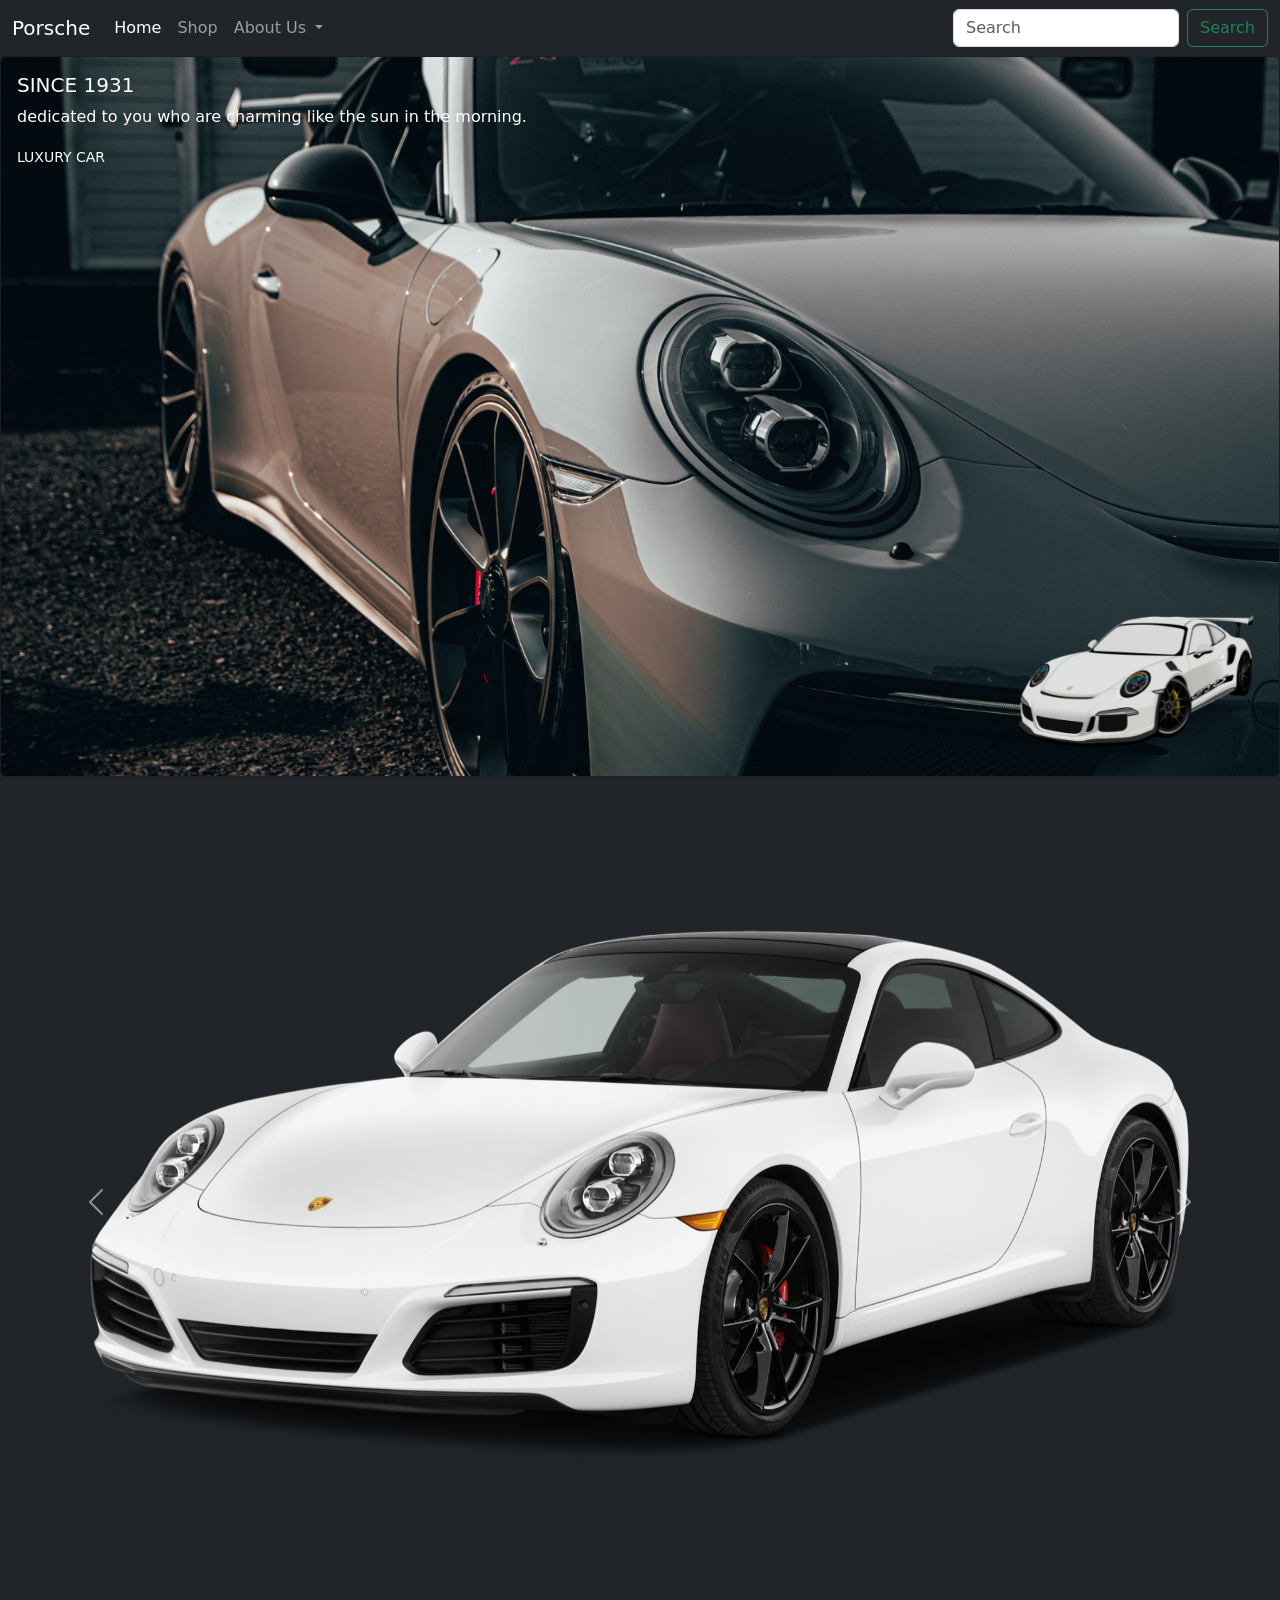
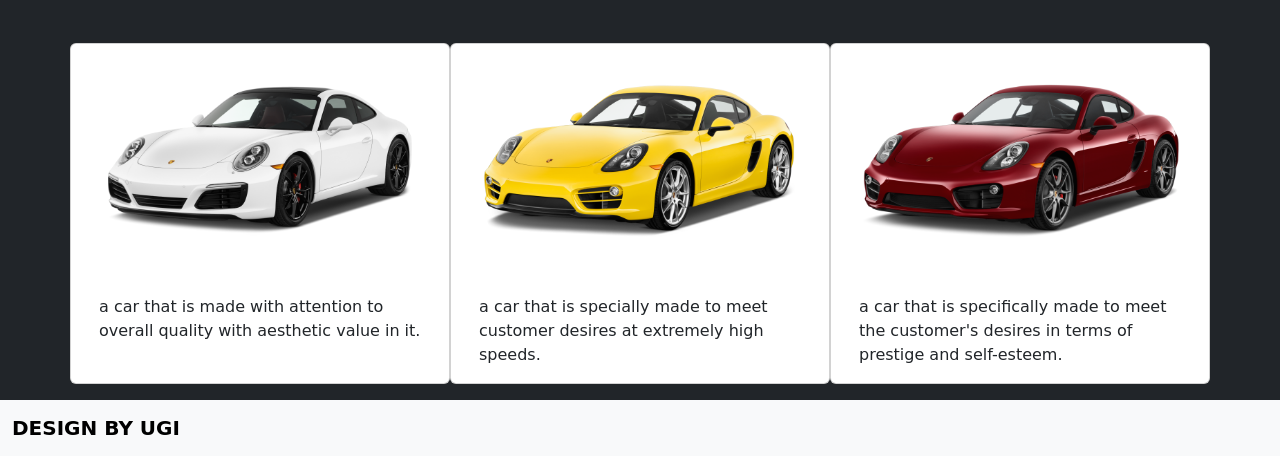
<file: project 2 bootsrap/bootsrap.html>
<!DOCTYPE html>
<html lang="en">

<head>
    <meta charset="UTF-8">
    <meta name="viewport" content="width=device-width, initial-scale=1.0">
    <title>Luxury Porsche</title>
    <!-- css style bootsrap end -->
    <link href="https://cdn.jsdelivr.net/npm/bootstrap@5.3.3/dist/css/bootstrap.min.css" rel="stylesheet"
        integrity="sha384-QWTKZyjpPEjISv5WaRU9OFeRpok6YctnYmDr5pNlyT2bRjXh0JMhjY6hW+ALEwIH" crossorigin="anonymous">
    <!-- css style bootsrap end -->
</head>

<body class="bg-dark">
    <div>
        <!-- ini navbar -->
        <nav class="navbar navbar-expand-lg bg-dark-bg navbar-dark">
            <div class="container-fluid" class="text-bg-dark">
                <a class="navbar-brand" href="#">Porsche</a>
                <button class="navbar-toggler" type="button" data-bs-toggle="collapse"
                    data-bs-target="#navbarSupportedContent" aria-controls="navbarSupportedContent"
                    aria-expanded="false" aria-label="Toggle navigation">
                    <span class="navbar-toggler-icon"></span>
                </button>
                <div class="collapse navbar-collapse" id="navbarSupportedContent">
                    <ul class="navbar-nav me-auto mb-2 mb-lg-0">
                        <li class="nav-item">
                            <a class="nav-link active" aria-current="page" href="#">Home</a>
                        </li>
                        <li class="nav-item">
                            <a class="nav-link" href="https://www.porsche.com/pap/_indonesia_/">Shop</a>
                        </li>
                        <li class="nav-item dropdown">
                            <a class="nav-link dropdown-toggle" href="#" role="button" data-bs-toggle="dropdown"
                                aria-expanded="false">
                                About Us
                            </a>
                            <ul class="dropdown-menu" data-bs-theme="dark">
                                <li><a class="dropdown-item" href="link4.html">History</a></li>
                                <li><a class="dropdown-item"
                                        href="https://www.porsche.com/pap/_indonesia_/motorsportandevents/experience/">Quality</a>
                                </li>
                                <li>
                                    <hr class="dropdown-divider">
                                </li>
                                <li><a class="dropdown-item"
                                        href="https://www.porsche.com/pap/_indonesia_/accessoriesandservice/classic/">service</a>
                                </li>
                            </ul>
                        </li>
                    </ul>
                    <form class="d-flex" role="search">
                        <input class="form-control me-2" type="search" placeholder="Search" aria-label="Search">
                        <button class="btn btn-outline-success" type="submit">Search</button>
                    </form>
                </div>
            </div>
        </nav>
        <!--ini navbar  -->

        <!-- ini quote -->
        <div>
            <div class="card text-bg-dark">
                <img src="logo.png" class="card-img" alt="...">
                <div class="card-img-overlay">
                    <h5 class="card-title">SINCE 1931</h5>
                    <p class="card-text">dedicated to you who are charming like the sun in the morning.</p>
                    <p class="card-text"><small>LUXURY CAR</small></p>
                </div>
            </div>
        </div>
        <!-- ini quote end -->

        <!-- ini produk -->
        <div>
            <div id="carouselExample" class="carousel slide">
                <div class="carousel-inner">
                    <div class="carousel-item active">
                        <a href="link.html">
                            <img src="mobil7.png" class="d-block w-100" alt="...">
                        </a>
                    </div>
                    <div class="carousel-item">
                        <a href="link2.html">
                            <img src="mobil2.png" class="d-block w-100" alt="...">
                        </a>
                    </div>
                    <div class="carousel-item">
                        <a href="link3.html">
                            <img src="mobil3.png" class="d-block w-100" alt="...">
                        </a>
                    </div>
                </div>
                <button class="carousel-control-prev" type="button" data-bs-target="#carouselExample"
                    data-bs-slide="prev">
                    <span class="carousel-control-prev-icon" aria-hidden="true"></span>
                    <span class="visually-hidden">Previous</span>
                </button>
                <button class="carousel-control-next" type="button" data-bs-target="#carouselExample"
                    data-bs-slide="next">
                    <span class="carousel-control-next-icon" aria-hidden="true"></span>
                    <span class="visually-hidden">Next</span>
                </button>
            </div>
        </div>
        <!-- ini produk end-->

        <!-- deskripsi -->
        <div class="container mt-3 mb-3">
            <div class="row">
                <div class="card col-sm-4">
                    <a href="link.html">
                        <img src="mobil7.png" class="card-img-top" alt="...">
                    </a>
                    <div class="card-body">
                        <p class="card-text">a car that is made with attention to overall quality with aesthetic value
                            in it.</p>
                    </div>
                </div>
                <div class="card col-sm-4">
                    <a href="link2.html">
                        <img src="mobil2.png" class="card-img-top" alt="...">
                    </a>
                    <div class="card-body">
                        <p class="card-text">a car that is specially made to meet customer desires at extremely high
                            speeds.</p>
                    </div>
                </div>
                <div class="card col-sm-4">
                    <a href="link3.html">
                        <img src="mobil3.png" class="card-img-top" alt="...">
                    </a>
                    <div class="card-body">
                        <p class="card-text">a car that is specifically made to meet the customer's desires in terms of
                            prestige and self-esteem.</p>
                    </div>
                </div>
            </div>
        </div>
        <!-- deskripsi end -->

        <!-- navbar akhir -->
        <nav class="navbar bg-light">
            <div class="container-fluid">
                <strong class="navbar-brand">DESIGN BY UGI</strong>
            </div>
        </nav>
        <!-- navbar akhir end -->
    </div>



    <!-- js style bootsrap -->
    <script src="https://cdn.jsdelivr.net/npm/bootstrap@5.3.3/dist/js/bootstrap.bundle.min.js"
        integrity="sha384-YvpcrYf0tY3lHB60NNkmXc5s9fDVZLESaAA55NDzOxhy9GkcIdslK1eN7N6jIeHz"
        crossorigin="anonymous"></script>
    <!-- js style bootsrap end -->
</body>

</html>
</file>
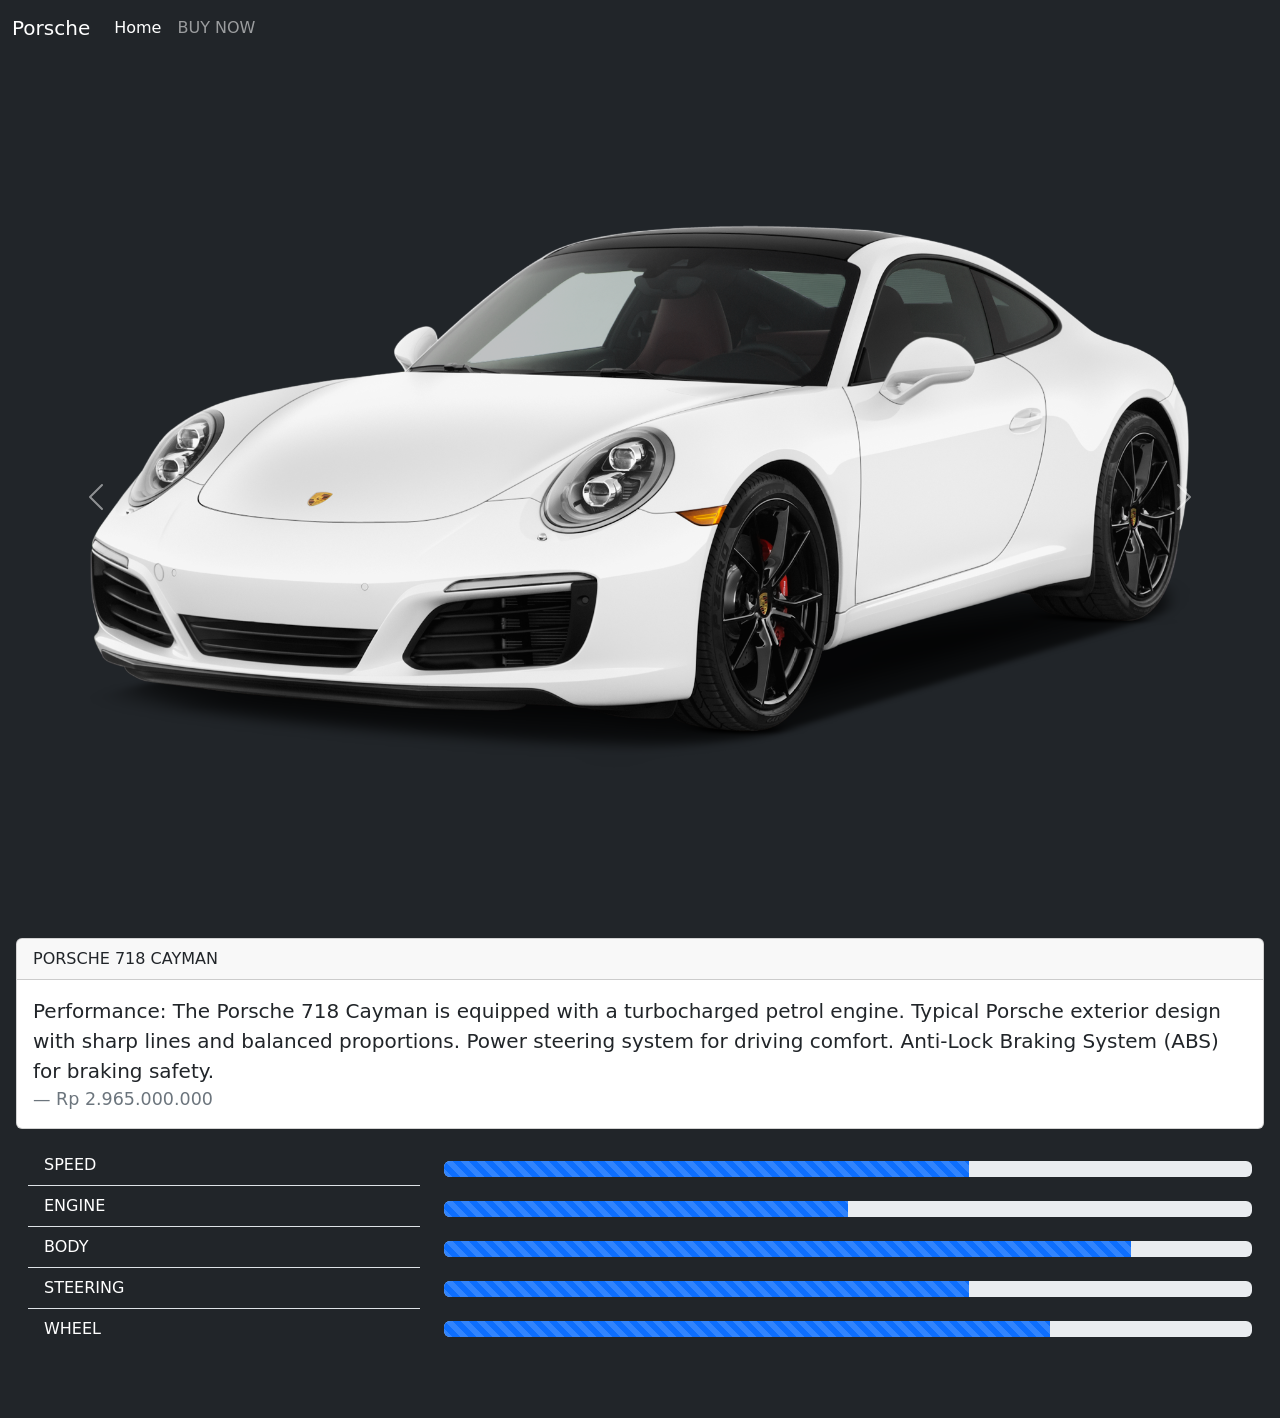
<file: project 2 bootsrap/link.html>
<!DOCTYPE html>
<html lang="en">

<head>
    <meta charset="UTF-8">
    <meta name="viewport" content="width=device-width, initial-scale=1.0">
    <title>cayman</title>
    <!-- css style bootsrap end -->
    <link href="https://cdn.jsdelivr.net/npm/bootstrap@5.3.3/dist/css/bootstrap.min.css" rel="stylesheet"
        integrity="sha384-QWTKZyjpPEjISv5WaRU9OFeRpok6YctnYmDr5pNlyT2bRjXh0JMhjY6hW+ALEwIH" crossorigin="anonymous">
    <!-- css style bootsrap end -->
</head>

<body class="bg-dark">
    <div>
        <!-- ini navbar -->
        <nav class="navbar navbar-expand-lg bg-dark-bg navbar-dark">
            <div class="container-fluid" class="text-bg-dark">
                <a class="navbar-brand" href="#">Porsche</a>
                <button class="navbar-toggler" type="button" data-bs-toggle="collapse"
                    data-bs-target="#navbarSupportedContent" aria-controls="navbarSupportedContent"
                    aria-expanded="false" aria-label="Toggle navigation">
                    <span class="navbar-toggler-icon"></span>
                </button>
                <div class="collapse navbar-collapse" id="navbarSupportedContent">
                    <ul class="navbar-nav me-auto mb-2 mb-lg-0">
                        <li class="nav-item">
                            <a class="nav-link active" aria-current="page" href="bootsrap.html">Home</a>
                        </li>
                        <li class="nav-item">
                            <a class="nav-link"
                                href="https://finder.porsche.com/id/en-ID/details/porsche-718-cayman-new-9NLPK2?model=718">BUY
                                NOW</a>
                        </li>
                    </ul>
                </div>
            </div>
        </nav>
        <!--ini navbar  -->

        <!-- ini produk -->
        <div>
            <div id="carouselExample" class="carousel slide">
                <div class="carousel-inner mt-3 mb-3">
                    <div class="carousel-item active">
                        <img src="mobil7.png" class="d-block w-100" alt="...">
                    </div>
                    <div class="carousel-item">
                        <img src="6.png" class="d-block w-100" alt="...">
                    </div>
                    <div class="carousel-item">
                        <img src="7.png" class="d-block w-100" alt="...">
                    </div>
                </div>
                <button class="carousel-control-prev" type="button" data-bs-target="#carouselExample"
                    data-bs-slide="prev">
                    <span class="carousel-control-prev-icon" aria-hidden="true"></span>
                    <span class="visually-hidden">Previous</span>
                </button>
                <button class="carousel-control-next" type="button" data-bs-target="#carouselExample"
                    data-bs-slide="next">
                    <span class="carousel-control-next-icon" aria-hidden="true"></span>
                    <span class="visually-hidden">Next</span>
                </button>
            </div>
        </div>
        <!-- ini produk end-->

        <!-- deskripsi -->
        <div class="card  m-3">
            <div class="card-header">
                PORSCHE 718 CAYMAN
            </div>
            <div class="card-body">
                <blockquote class="blockquote mb-0">
                    <p>Performance: The Porsche 718 Cayman is equipped with a turbocharged petrol engine. Typical
                        Porsche exterior design with sharp lines and balanced proportions. Power steering system for
                        driving comfort. Anti-Lock Braking System (ABS) for braking safety.</p>
                    <footer class="blockquote-footer">Rp 2.965.000.000<cite title="Source Title"></cite>
                    </footer>
                </blockquote>
            </div>
        </div>
        <!-- deskripsi end -->

        <!-- data -->
        <div class="row m-3">
            <div class="col-4 bg-dark">
                <ul class="list-group list-group-flush">
                    <li class="list-group-item bg-dark text-bg-dark">SPEED</li>
                    <li class="list-group-item bg-dark text-bg-dark">ENGINE</li>
                    <li class="list-group-item bg-dark text-bg-dark">BODY</li>
                    <li class="list-group-item bg-dark text-bg-dark">STEERING</li>
                    <li class="list-group-item bg-dark text-bg-dark">WHEEL</li>
                </ul>
            </div>
            <div class="col-8 mt-3">
                <div class="progress" role="progressbar" aria-label="Animated striped example" aria-valuenow="75"
                    aria-valuemin="0" aria-valuemax="100">
                    <div class="progress-bar progress-bar-striped progress-bar-animated" style="width: 65%"></div>
                </div>
                <div class="mt-4">
                    <div class="progress" role="progressbar" aria-label="Animated striped example" aria-valuenow="75"
                        aria-valuemin="0" aria-valuemax="100">
                        <div class="progress-bar progress-bar-striped progress-bar-animated" style="width: 50%"></div>
                    </div>
                </div>
                <div class="mt-4">
                    <div class="progress" role="progressbar" aria-label="Animated striped example" aria-valuenow="75"
                        aria-valuemin="0" aria-valuemax="100">
                        <div class="progress-bar progress-bar-striped progress-bar-animated" style="width: 85%"></div>
                    </div>
                </div>
                <div class="mt-4">
                    <div class="progress" role="progressbar" aria-label="Animated striped example" aria-valuenow="75"
                        aria-valuemin="0" aria-valuemax="100">
                        <div class="progress-bar progress-bar-striped progress-bar-animated" style="width: 65%"></div>
                    </div>
                </div>
                <div class="mt-4">
                    <div class="progress" role="progressbar" aria-label="Animated striped example" aria-valuenow="75"
                        aria-valuemin="0" aria-valuemax="100">
                        <div class="progress-bar progress-bar-striped progress-bar-animated" style="width: 75%"></div>
                    </div>
                </div>
            </div>
        </div>
        <!-- data -->

        <!-- spinner -->
        <div class="">
            <div class="col-12 m-3">
                <div class="spinner-grow text-primary" role="status">
                    <span class="visually-hidden">Loading...</span>
                </div>
                <div class="spinner-grow text-secondary" role="status">
                    <span class="visually-hidden">Loading...</span>
                </div>
                <div class="spinner-grow text-success" role="status">
                    <span class="visually-hidden">Loading...</span>
                </div>
                <div class="spinner-grow text-danger" role="status">
                    <span class="visually-hidden">Loading...</span>
                </div>
                <div class="spinner-grow text-warning" role="status">
                    <span class="visually-hidden">Loading...</span>
                </div>
                <div class="spinner-grow text-info" role="status">
                    <span class="visually-hidden">Loading...</span>
                </div>
                <div class="spinner-grow text-light" role="status">
                    <span class="visually-hidden">Loading...</span>
                </div>
                <div class="spinner-grow text-dark" role="status">
                    <span class="visually-hidden">Loading...</span>
                </div>
            </div>
        </div>
        <!-- spinner end -->
    </div>



    <!-- js style bootsrap -->
    <script src="https://cdn.jsdelivr.net/npm/bootstrap@5.3.3/dist/js/bootstrap.bundle.min.js"
        integrity="sha384-YvpcrYf0tY3lHB60NNkmXc5s9fDVZLESaAA55NDzOxhy9GkcIdslK1eN7N6jIeHz"
        crossorigin="anonymous"></script>
    <!-- js style bootsrap end -->
</body>

</html>
</file>
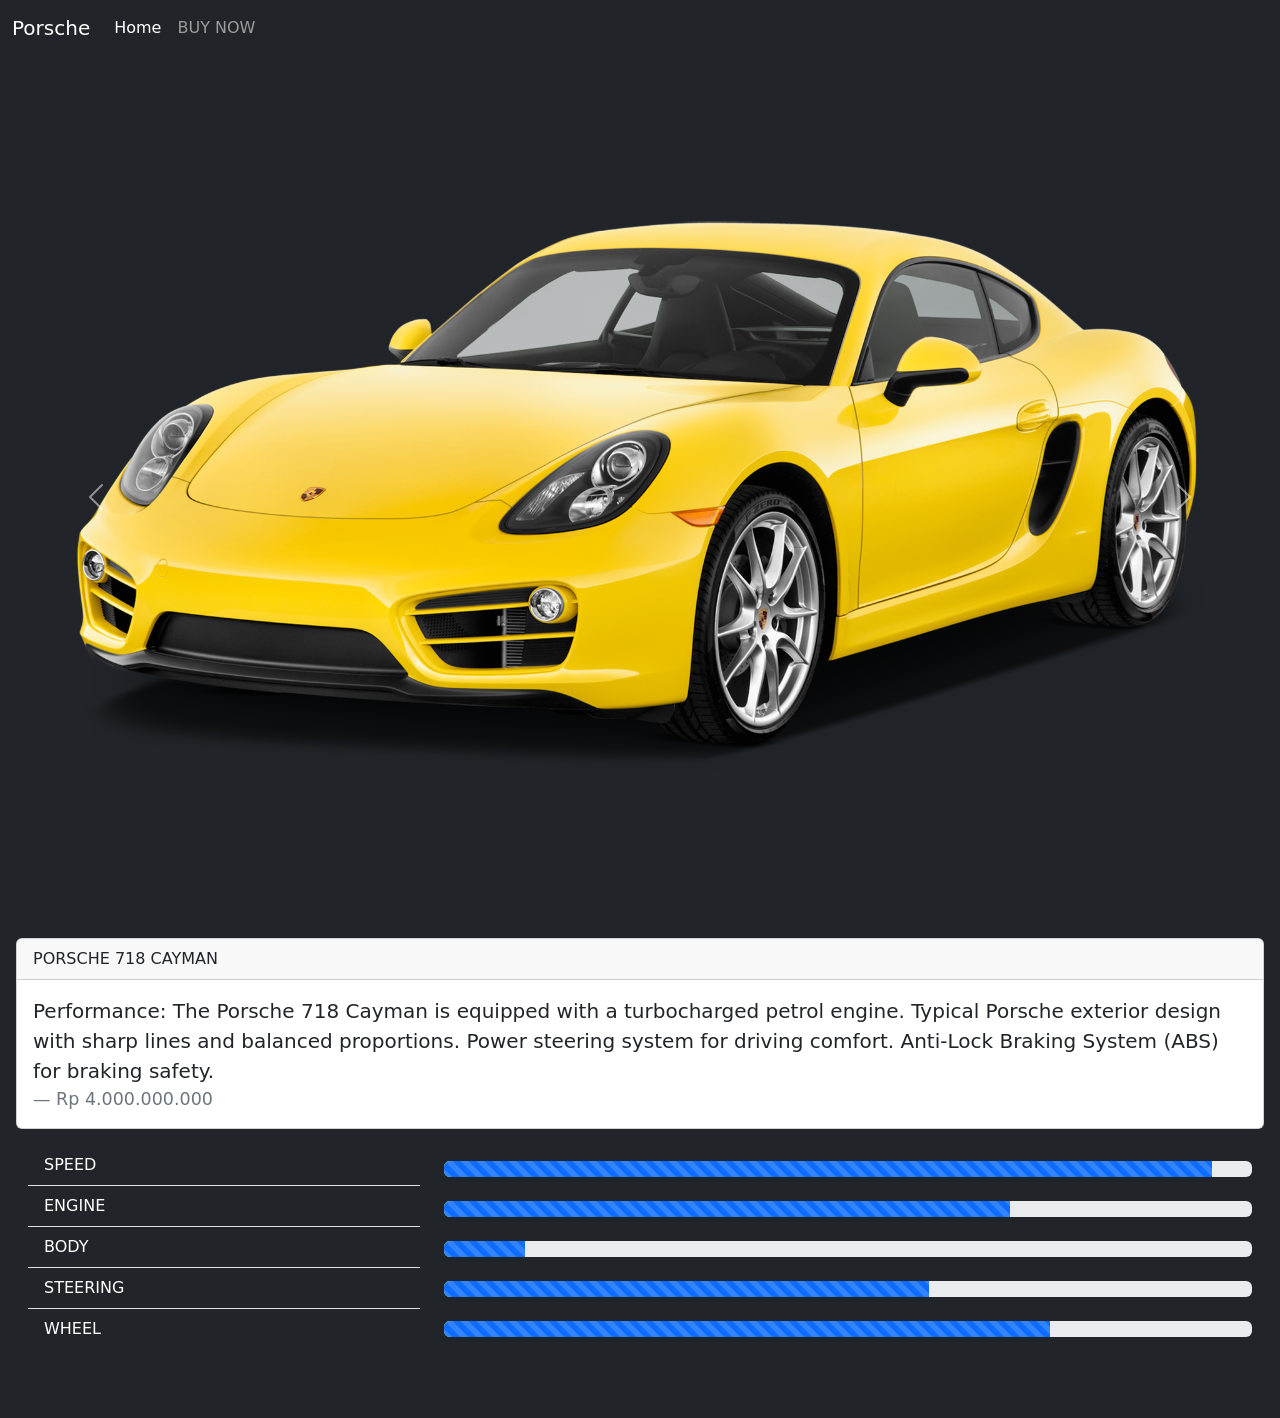
<file: project 2 bootsrap/link2.html>
<!DOCTYPE html>
<html lang="en">

<head>
    <meta charset="UTF-8">
    <meta name="viewport" content="width=device-width, initial-scale=1.0">
    <title>cayman</title>
    <!-- css style bootsrap end -->
    <link href="https://cdn.jsdelivr.net/npm/bootstrap@5.3.3/dist/css/bootstrap.min.css" rel="stylesheet"
        integrity="sha384-QWTKZyjpPEjISv5WaRU9OFeRpok6YctnYmDr5pNlyT2bRjXh0JMhjY6hW+ALEwIH" crossorigin="anonymous">
    <!-- css style bootsrap end -->
</head>

<body class="bg-dark">
    <div>
        <!-- ini navbar -->
        <nav class="navbar navbar-expand-lg bg-dark-bg navbar-dark">
            <div class="container-fluid" class="text-bg-dark">
                <a class="navbar-brand" href="#">Porsche</a>
                <button class="navbar-toggler" type="button" data-bs-toggle="collapse"
                    data-bs-target="#navbarSupportedContent" aria-controls="navbarSupportedContent"
                    aria-expanded="false" aria-label="Toggle navigation">
                    <span class="navbar-toggler-icon"></span>
                </button>
                <div class="collapse navbar-collapse" id="navbarSupportedContent">
                    <ul class="navbar-nav me-auto mb-2 mb-lg-0">
                        <li class="nav-item">
                            <a class="nav-link active" aria-current="page" href="bootsrap.html">Home</a>
                        </li>
                        <li class="nav-item">
                            <a class="nav-link"
                                href="https://finder.porsche.com/id/en-ID/details/porsche-718-cayman-new-9NLPK2?model=718">BUY
                                NOW</a>
                        </li>
                    </ul>
                </div>
            </div>
        </nav>
        <!--ini navbar  -->

        <!-- ini produk -->
        <div>
            <div id="carouselExample" class="carousel slide">
                <div class="carousel-inner mt-3 mb-3">
                    <div class="carousel-item active">
                        <img src="11.png" class="d-block w-100" alt="...">
                    </div>
                    <div class="carousel-item">
                        <img src="111.png" class="d-block w-100" alt="...">
                    </div>
                    <div class="carousel-item">
                        <img src="1111.png" class="d-block w-100" alt="...">
                    </div>
                </div>
                <button class="carousel-control-prev" type="button" data-bs-target="#carouselExample"
                    data-bs-slide="prev">
                    <span class="carousel-control-prev-icon" aria-hidden="true"></span>
                    <span class="visually-hidden">Previous</span>
                </button>
                <button class="carousel-control-next" type="button" data-bs-target="#carouselExample"
                    data-bs-slide="next">
                    <span class="carousel-control-next-icon" aria-hidden="true"></span>
                    <span class="visually-hidden">Next</span>
                </button>
            </div>
        </div>
        <!-- ini produk end-->

        <!-- deskripsi -->
        <div class="card  m-3">
            <div class="card-header">
                PORSCHE 718 CAYMAN
            </div>
            <div class="card-body">
                <blockquote class="blockquote mb-0">
                    <p>Performance: The Porsche 718 Cayman is equipped with a turbocharged petrol engine. Typical
                        Porsche exterior design with sharp lines and balanced proportions. Power steering system for
                        driving comfort. Anti-Lock Braking System (ABS) for braking safety.</p>
                    <footer class="blockquote-footer">Rp 4.000.000.000<cite title="Source Title"></cite>
                    </footer>
                </blockquote>
            </div>
        </div>
        <!-- deskripsi end -->

        <!-- data -->
        <div class="row m-3">
            <div class="col-4 bg-dark">
                <ul class="list-group list-group-flush">
                    <li class="list-group-item bg-dark text-bg-dark">SPEED</li>
                    <li class="list-group-item bg-dark text-bg-dark">ENGINE</li>
                    <li class="list-group-item bg-dark text-bg-dark">BODY</li>
                    <li class="list-group-item bg-dark text-bg-dark">STEERING</li>
                    <li class="list-group-item bg-dark text-bg-dark">WHEEL</li>
                </ul>
            </div>
            <div class="col-8 mt-3">
                <div class="progress" role="progressbar" aria-label="Animated striped example" aria-valuenow="75"
                    aria-valuemin="0" aria-valuemax="100">
                    <div class="progress-bar progress-bar-striped progress-bar-animated" style="width: 95%"></div>
                </div>
                <div class="mt-4">
                    <div class="progress" role="progressbar" aria-label="Animated striped example" aria-valuenow="75"
                        aria-valuemin="0" aria-valuemax="100">
                        <div class="progress-bar progress-bar-striped progress-bar-animated" style="width: 70%"></div>
                    </div>
                </div>
                <div class="mt-4">
                    <div class="progress" role="progressbar" aria-label="Animated striped example" aria-valuenow="75"
                        aria-valuemin="0" aria-valuemax="100">
                        <div class="progress-bar progress-bar-striped progress-bar-animated" style="width: 10%"></div>
                    </div>
                </div>
                <div class="mt-4">
                    <div class="progress" role="progressbar" aria-label="Animated striped example" aria-valuenow="75"
                        aria-valuemin="0" aria-valuemax="100">
                        <div class="progress-bar progress-bar-striped progress-bar-animated" style="width: 60%"></div>
                    </div>
                </div>
                <div class="mt-4">
                    <div class="progress" role="progressbar" aria-label="Animated striped example" aria-valuenow="75"
                        aria-valuemin="0" aria-valuemax="100">
                        <div class="progress-bar progress-bar-striped progress-bar-animated" style="width: 75%"></div>
                    </div>
                </div>
            </div>
        </div>
        <!-- data -->

        <!-- spinner -->
        <div class="">
            <div class="col-12 m-3">
                <div class="spinner-grow text-primary" role="status">
                    <span class="visually-hidden">Loading...</span>
                </div>
                <div class="spinner-grow text-secondary" role="status">
                    <span class="visually-hidden">Loading...</span>
                </div>
                <div class="spinner-grow text-success" role="status">
                    <span class="visually-hidden">Loading...</span>
                </div>
                <div class="spinner-grow text-danger" role="status">
                    <span class="visually-hidden">Loading...</span>
                </div>
                <div class="spinner-grow text-warning" role="status">
                    <span class="visually-hidden">Loading...</span>
                </div>
                <div class="spinner-grow text-info" role="status">
                    <span class="visually-hidden">Loading...</span>
                </div>
                <div class="spinner-grow text-light" role="status">
                    <span class="visually-hidden">Loading...</span>
                </div>
                <div class="spinner-grow text-dark" role="status">
                    <span class="visually-hidden">Loading...</span>
                </div>
            </div>
        </div>
        <!-- spinner end -->
    </div>



    <!-- js style bootsrap -->
    <script src="https://cdn.jsdelivr.net/npm/bootstrap@5.3.3/dist/js/bootstrap.bundle.min.js"
        integrity="sha384-YvpcrYf0tY3lHB60NNkmXc5s9fDVZLESaAA55NDzOxhy9GkcIdslK1eN7N6jIeHz"
        crossorigin="anonymous"></script>
    <!-- js style bootsrap end -->
</body>

</html>
</file>
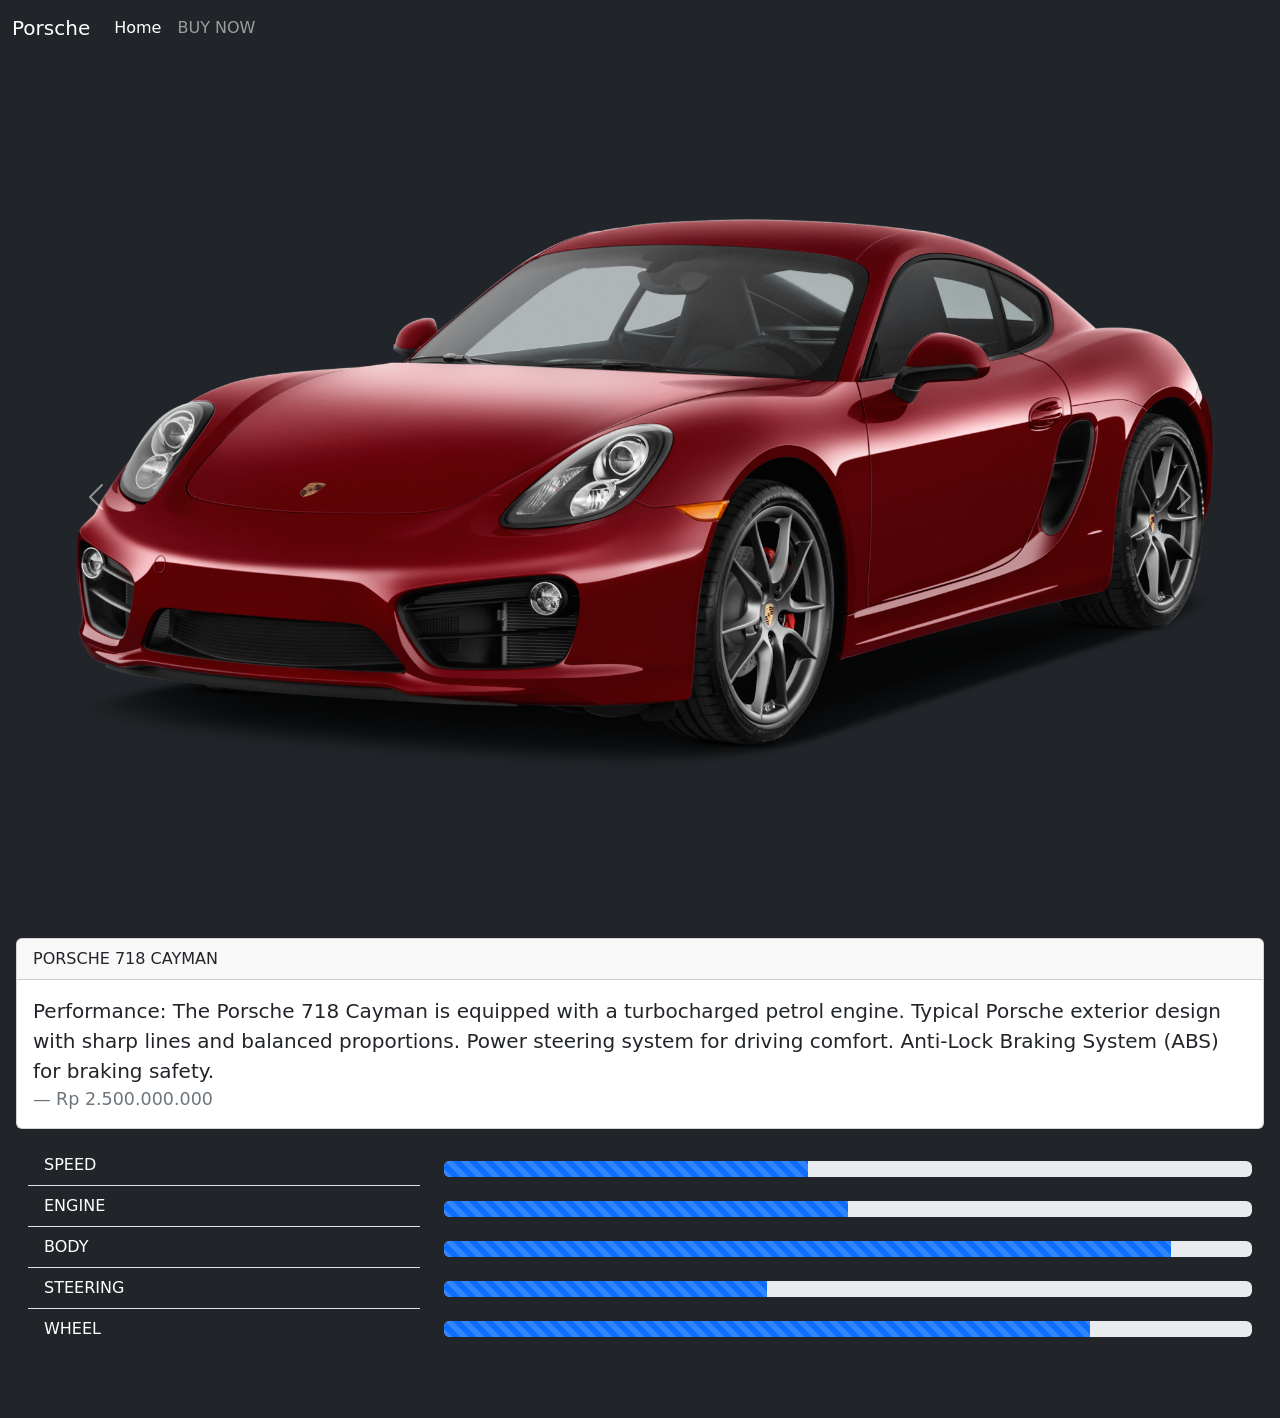
<file: project 2 bootsrap/link3.html>
<!DOCTYPE html>
<html lang="en">

<head>
    <meta charset="UTF-8">
    <meta name="viewport" content="width=device-width, initial-scale=1.0">
    <title>cayman</title>
    <!-- css style bootsrap end -->
    <link href="https://cdn.jsdelivr.net/npm/bootstrap@5.3.3/dist/css/bootstrap.min.css" rel="stylesheet"
        integrity="sha384-QWTKZyjpPEjISv5WaRU9OFeRpok6YctnYmDr5pNlyT2bRjXh0JMhjY6hW+ALEwIH" crossorigin="anonymous">
    <!-- css style bootsrap end -->
</head>

<body class="bg-dark">
    <div>
        <!-- ini navbar -->
        <nav class="navbar navbar-expand-lg bg-dark-bg navbar-dark">
            <div class="container-fluid" class="text-bg-dark">
                <a class="navbar-brand" href="#">Porsche</a>
                <button class="navbar-toggler" type="button" data-bs-toggle="collapse"
                    data-bs-target="#navbarSupportedContent" aria-controls="navbarSupportedContent"
                    aria-expanded="false" aria-label="Toggle navigation">
                    <span class="navbar-toggler-icon"></span>
                </button>
                <div class="collapse navbar-collapse" id="navbarSupportedContent">
                    <ul class="navbar-nav me-auto mb-2 mb-lg-0">
                        <li class="nav-item">
                            <a class="nav-link active" aria-current="page" href="bootsrap.html">Home</a>
                        </li>
                        <li class="nav-item">
                            <a class="nav-link"
                                href="https://finder.porsche.com/id/en-ID/details/porsche-718-cayman-new-9NLPK2?model=718">BUY
                                NOW</a>
                        </li>
                    </ul>
                </div>
            </div>
        </nav>
        <!--ini navbar  -->

        <!-- ini produk -->
        <div>
            <div id="carouselExample" class="carousel slide">
                <div class="carousel-inner mt-3 mb-3">
                    <div class="carousel-item active">
                        <img src="mobil3.png" class="d-block w-100" alt="...">
                    </div>
                    <div class="carousel-item">
                        <img src="22.png" class="d-block w-100" alt="...">
                    </div>
                    <div class="carousel-item">
                        <img src="222.png" class="d-block w-100" alt="...">
                    </div>
                </div>
                <button class="carousel-control-prev" type="button" data-bs-target="#carouselExample"
                    data-bs-slide="prev">
                    <span class="carousel-control-prev-icon" aria-hidden="true"></span>
                    <span class="visually-hidden">Previous</span>
                </button>
                <button class="carousel-control-next" type="button" data-bs-target="#carouselExample"
                    data-bs-slide="next">
                    <span class="carousel-control-next-icon" aria-hidden="true"></span>
                    <span class="visually-hidden">Next</span>
                </button>
            </div>
        </div>
        <!-- ini produk end-->

        <!-- deskripsi -->
        <div class="card  m-3">
            <div class="card-header">
                PORSCHE 718 CAYMAN
            </div>
            <div class="card-body">
                <blockquote class="blockquote mb-0">
                    <p>Performance: The Porsche 718 Cayman is equipped with a turbocharged petrol engine. Typical
                        Porsche exterior design with sharp lines and balanced proportions. Power steering system for
                        driving comfort. Anti-Lock Braking System (ABS) for braking safety.</p>
                    <footer class="blockquote-footer">Rp 2.500.000.000<cite title="Source Title"></cite>
                    </footer>
                </blockquote>
            </div>
        </div>
        <!-- deskripsi end -->

        <!-- data -->
        <div class="row m-3">
            <div class="col-4 bg-dark">
                <ul class="list-group list-group-flush">
                    <li class="list-group-item bg-dark text-bg-dark">SPEED</li>
                    <li class="list-group-item bg-dark text-bg-dark">ENGINE</li>
                    <li class="list-group-item bg-dark text-bg-dark">BODY</li>
                    <li class="list-group-item bg-dark text-bg-dark">STEERING</li>
                    <li class="list-group-item bg-dark text-bg-dark">WHEEL</li>
                </ul>
            </div>
            <div class="col-8 mt-3">
                <div class="progress" role="progressbar" aria-label="Animated striped example" aria-valuenow="75"
                    aria-valuemin="0" aria-valuemax="100">
                    <div class="progress-bar progress-bar-striped progress-bar-animated" style="width: 45%"></div>
                </div>
                <div class="mt-4">
                    <div class="progress" role="progressbar" aria-label="Animated striped example" aria-valuenow="75"
                        aria-valuemin="0" aria-valuemax="100">
                        <div class="progress-bar progress-bar-striped progress-bar-animated" style="width: 50%"></div>
                    </div>
                </div>
                <div class="mt-4">
                    <div class="progress" role="progressbar" aria-label="Animated striped example" aria-valuenow="75"
                        aria-valuemin="0" aria-valuemax="100">
                        <div class="progress-bar progress-bar-striped progress-bar-animated" style="width: 90%"></div>
                    </div>
                </div>
                <div class="mt-4">
                    <div class="progress" role="progressbar" aria-label="Animated striped example" aria-valuenow="75"
                        aria-valuemin="0" aria-valuemax="100">
                        <div class="progress-bar progress-bar-striped progress-bar-animated" style="width: 40%"></div>
                    </div>
                </div>
                <div class="mt-4">
                    <div class="progress" role="progressbar" aria-label="Animated striped example" aria-valuenow="75"
                        aria-valuemin="0" aria-valuemax="100">
                        <div class="progress-bar progress-bar-striped progress-bar-animated" style="width: 80%"></div>
                    </div>
                </div>
            </div>
        </div>
        <!-- data -->

        <!-- spinner -->
        <div class="">
            <div class="col-12 m-3">
                <div class="spinner-grow text-primary" role="status">
                    <span class="visually-hidden">Loading...</span>
                </div>
                <div class="spinner-grow text-secondary" role="status">
                    <span class="visually-hidden">Loading...</span>
                </div>
                <div class="spinner-grow text-success" role="status">
                    <span class="visually-hidden">Loading...</span>
                </div>
                <div class="spinner-grow text-danger" role="status">
                    <span class="visually-hidden">Loading...</span>
                </div>
                <div class="spinner-grow text-warning" role="status">
                    <span class="visually-hidden">Loading...</span>
                </div>
                <div class="spinner-grow text-info" role="status">
                    <span class="visually-hidden">Loading...</span>
                </div>
                <div class="spinner-grow text-light" role="status">
                    <span class="visually-hidden">Loading...</span>
                </div>
                <div class="spinner-grow text-dark" role="status">
                    <span class="visually-hidden">Loading...</span>
                </div>
            </div>
        </div>
        <!-- spinner end -->
    </div>



    <!-- js style bootsrap -->
    <script src="https://cdn.jsdelivr.net/npm/bootstrap@5.3.3/dist/js/bootstrap.bundle.min.js"
        integrity="sha384-YvpcrYf0tY3lHB60NNkmXc5s9fDVZLESaAA55NDzOxhy9GkcIdslK1eN7N6jIeHz"
        crossorigin="anonymous"></script>
    <!-- js style bootsrap end -->
</body>

</html>
</file>
